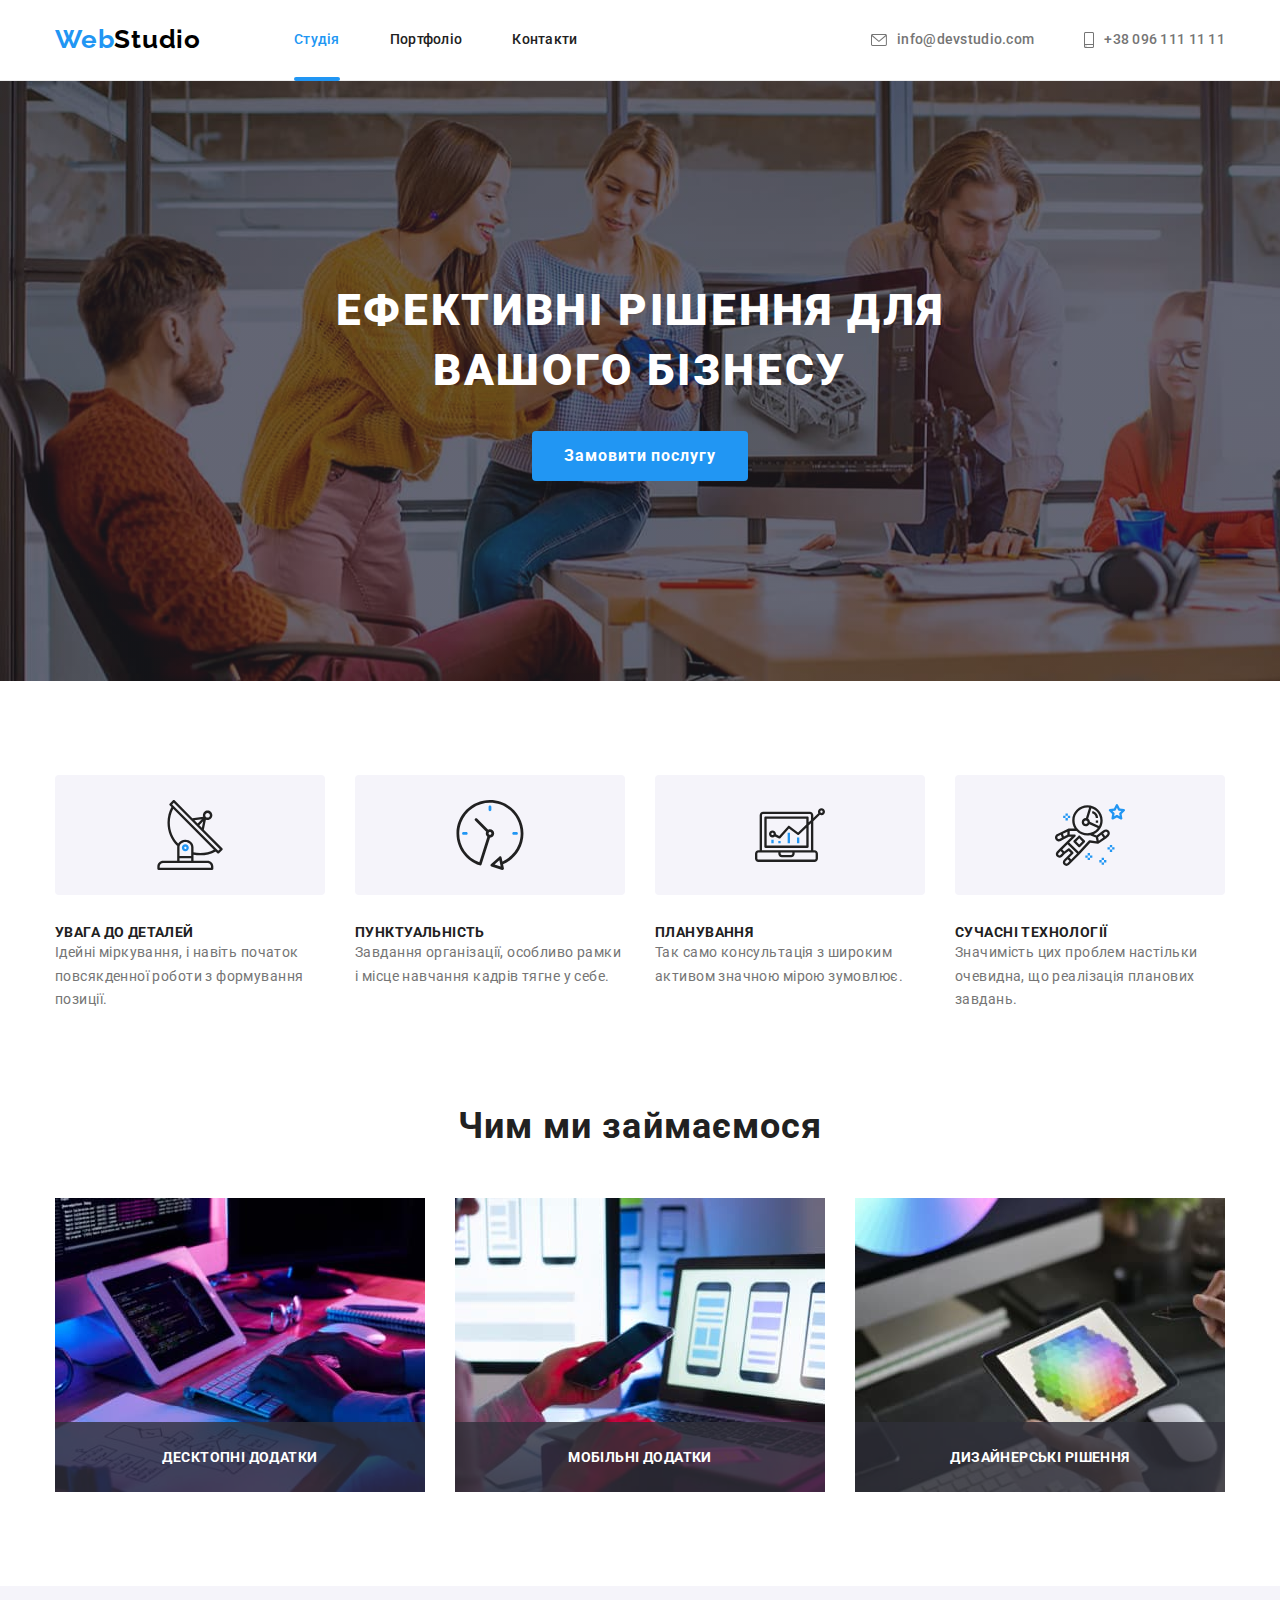
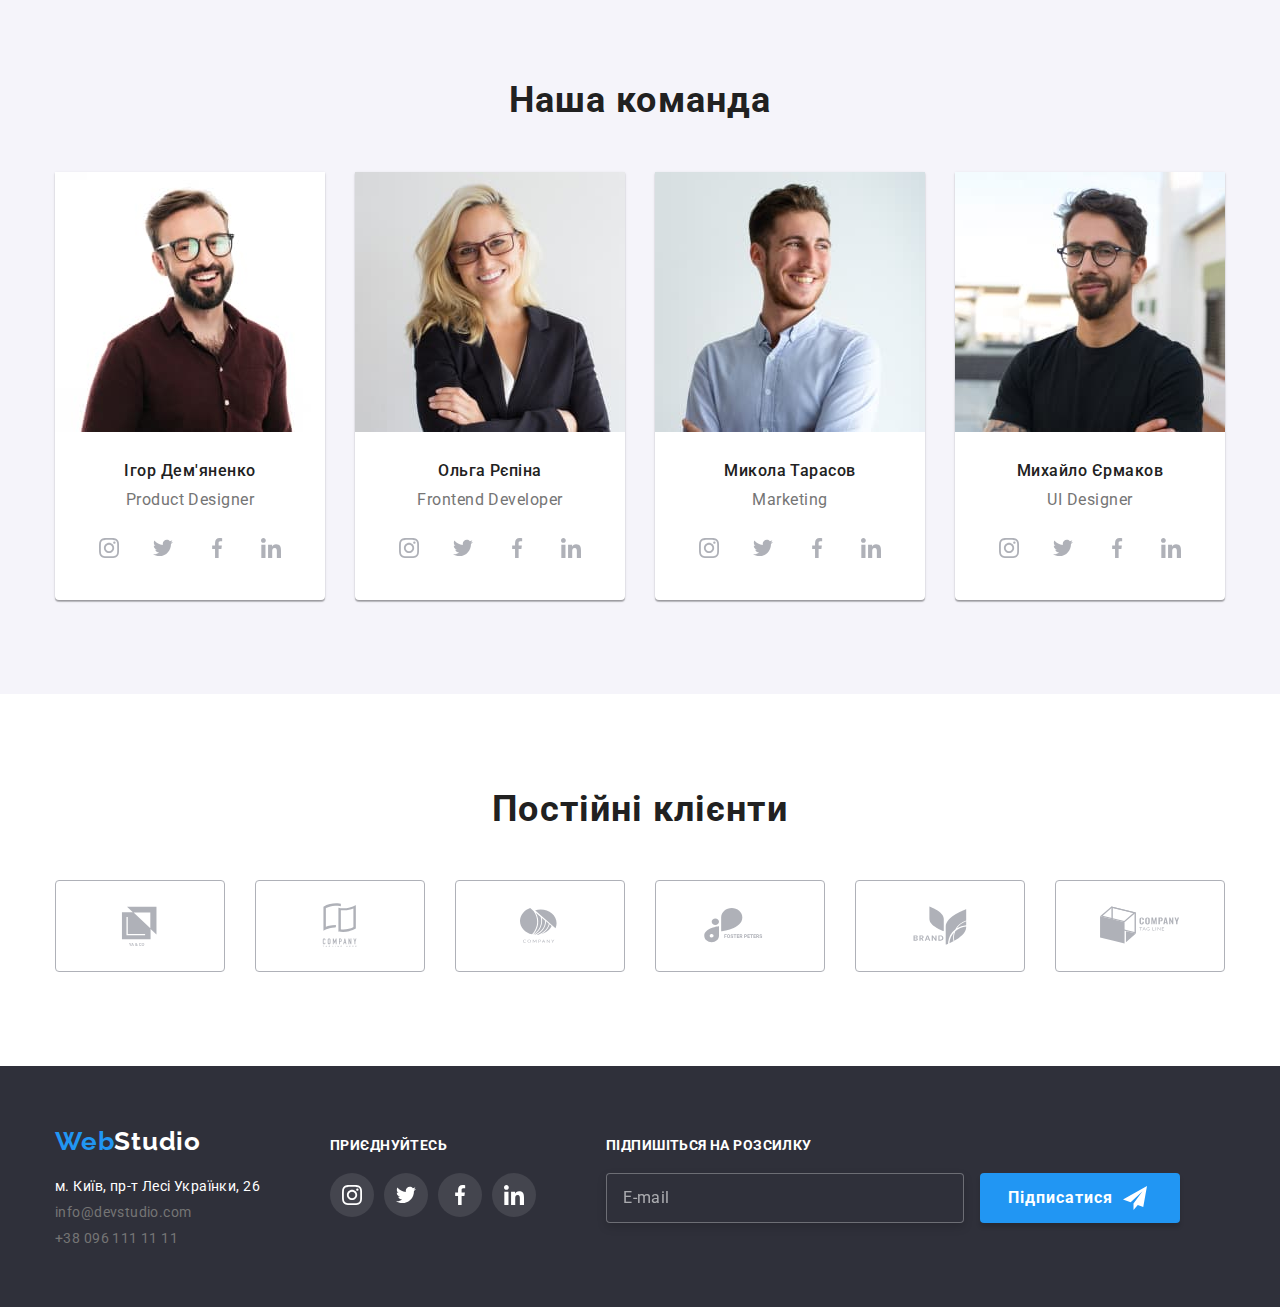
<file: index.html>
<!DOCTYPE html>
<html lang="uk">
    <head>
        <meta charset="UTF-8">
        <meta http-equiv="X-UA-Compatible" content="IE=edge">
        <meta name="viewport" content="width=device-width, initial-scale=1.0">
        <title>Document</title>
        <link rel="preconnect" href="https://fonts.googleapis.com">
        <link rel="preconnect" href="https://fonts.gstatic.com" crossorigin>
        <link href="https://fonts.googleapis.com/css2?family=Raleway:wght@700&family=Roboto:wght@400;500;700;900&display=swap"
            rel="stylesheet">
        <link rel="stylesheet" href="https://cdnjs.cloudflare.com/ajax/libs/modern-normalize/1.1.0/modern-normalize.min.css">
        <link rel="stylesheet" href="./css/styles.css">
    </head>
    
    <body body>
        <!--  ----------------HEADER-------------------- -->
        <header class="header">
            <div class="container">
                <nav class="header-nav">
                    <a href="./index.html" class="header-logo"><span class="logo-part">Web</span>Studio</a>
                    <ul class="header-list">
                        <li class="header-item"><a href="./index.html" class="link current">Студія</a></li>
                        <li class="header-item"><a href="./portfolio.html" class="link">Портфоліо</a></li>
                        <li class="header-item"><a href="" class="link">Контакти</a></li>
                    </ul>
                </nav>
                <ul class="header-contacts">
                    <li><a href="mailto:info@devstudio.com" class="link mail">
                           <svg class="contact-icon" width="16" height="12">
                                <use xlink:href="./image/icons.svg#i-envelope"></use>
                           </svg>info@devstudio.com</a></li>
                    <li><a href="tel:+380961111111" class="link tel-link">
                           <svg class="contact-icon" width="10" height="16">
                                <use xlink:href="./image/icons.svg#i-smartphone"></use>
                           </svg>+38 096 111 11 11</a></li>
                </ul>
            </div>
        </header>
        <main>
            <!-- ----------------ORDER SECTION-------------------- -->
            <section class="order">
                <h1 class="order-title">Ефективні рішення для вашого бізнесу</h1>
                <button type="button" class="btn" data-modal-open>Замовити послугу</button>
            </section>
            <!-- -----------------FEATURES SECTION--------------  -->
            <section class="features">
                <div class="container">
                    <h2 class="visually-hidden">наші особливості</h2>
                    <ul class="features-list">
                        <li class="features-item">
                           <div class="features-card">
                            <a href="" class="features-card-link">
                                <svg class="features-icon" viewBox="0 0 100 100" width="70">
                                    <use xlink:href="./image/icons.svg#i-antenna"></use>
                                </svg>
                            </a>
                           </div>
                            <h3 class="title">увага до деталей</h3>
                            <p class="text">Ідейні міркування, і навіть початок повсякденної роботи з формування позиції.</p>
                        </li>
                        <li class="features-item">
                            <div class="features-card">
                                <a href="" class="features-card-link">
                                    <svg class="features-icon" viewBox="0 0 100 100" width="70">
                                        <use xlink:href="./image/icons.svg#i-clock"></use>
                                    </svg>
                                </a>
                            </div>
                            <h3 class="title">пунктуальність</h3>
                            <p class="text">Завдання організації, особливо рамки і місце навчання кадрів тягне у себе.</p>
                        </li>
                        <li class="features-item">
                            <div class="features-card">
                                <a href="" class="features-card-link">
                                    <svg class="features-icon" viewBox="0 0 100 100" width="70">
                                        <use xlink:href="./image/icons.svg#i-diagram"></use>
                                    </svg>
                                </a>
                            </div>
                            <h3 class="title">планування</h3>
                            <p class="text">Так само консультація з широким активом значною мірою зумовлює.</p>
                        </li>
                        <li class="features-item">
                            <div class="features-card">
                                <a href="" class="features-card-link">
                                    <svg class="features-icon" viewBox="0 0 100 100" width="70">
                                        <use xlink:href="./image/icons.svg#i-astronaut"></use>
                                    </svg>
                                </a> 
                            </div>
                            <h3 class="title">сучасні технології</h3>
                            <p class="text">Значимість цих проблем настільки очевидна, що реалізація планових завдань.</p>
                        </li>
                    </ul>
                </div>
            </section>
            <!-- -----------------WORK SECTION---------------- -->
            <section class="works">
                <div  class="container">
                    <h2 class="works-title">Чим ми займаємося</h2>
                    <ul class="works-list">
                        <li class="works-img">
                            <div class="works-wrap-details">
                                <img src="./image/img-1.jpg" alt="програміст працює на робочому столі" width="370">
                                <p class="works-details">Десктопні додатки</p>
                            </div>
                        </li>
                        <li class="works-img">
                            <div class="works-wrap-details">
                                <img src="./image/img-2.jpg"
                                    alt="дизайнери веб-інтерфейсу розробляють програми для смартфонів та працюють над інтерфейсом смартфонів"
                                    width="370">
                                <p class="works-details">Мобільні додатки</p>
                            </div>
                        </li>
                        <li class="works-img">
                            <div class="works-wrap-details">
                                <img src="./image/img-3.jpg" alt="креативний художник веб-дизайнер із робочим графічним планшетом вибирає кольори"
                                    width="370">
                                <p class="works-details">Дизайнерські рішення</p>
                            </div>
                        </li>
                    </ul>
                </div>
            </section>
            <!-- -------------------TEAM SECTION-------------- -->
            <section class="team">
                <div class="container">
                    <h2 class="team-title">Наша команда</h2>
                    <ul class="team-title-list">
                        <li class="team-item">
                            <img src="./image/img-4.jpg" alt="Ігор Дем'яненко" class="team-img" width="270">
                            <h3 class="name">Ігор Дем'яненко</h3>
                            <p class="description">Product Designer</p>
                            <ul class="social-list">
                                <li class="social-item">
                                    <a href="" class="social-link">
                                        <svg class="social-icon" viewBox="0 0 100 100" width="20">
                                            <use xlink:href="./image/icons.svg#i-instagram"></use>
                                        </svg>
                                    </a>
                                </li>
                                <li class="social-item">
                                    <a href="" class="social-link">
                                        <svg class="social-icon" viewBox="0 0 100 100" width="20">
                                            <use xlink:href="./image/icons.svg#i-twitter"></use>
                                        </svg>
                                    </a>
                                </li>
                                <li class="social-item">
                                    <a href="" class="social-link">
                                        <svg class="social-icon" viewBox="0 0 100 100" width="20">
                                            <use xlink:href="./image/icons.svg#i-facebook"></use>
                                        </svg>
                                    </a>
                                </li>
                                <li class="social-item">
                                    <a href="" class="social-link">
                                        <svg class="social-icon" viewBox="0 0 100 100" width="20">
                                            <use xlink:href="./image/icons.svg#i-linkedin"></use>
                                        </svg>
                                    </a>
                                </li>
                            </ul>
                        </li>
                        <li class="team-item">
                            <img src="./image/img-5.jpg" alt="Ольга Рєпіна" class="team-img" width="270">
                            <h3 class="name">Ольга Рєпіна</h3>
                            <p class="description">Frontend Developer</p>
                            <ul class="social-list">
                                <li class="social-item">
                                    <a href="" class="social-link">
                                        <svg class="social-icon" viewBox="0 0 100 100" width="20">
                                            <use xlink:href="./image/icons.svg#i-instagram"></use>
                                        </svg>
                                    </a>
                                </li>
                                <li class="social-item">
                                    <a href="" class="social-link">
                                        <svg class="social-icon" viewBox="0 0 100 100" width="20">
                                            <use xlink:href="./image/icons.svg#i-twitter"></use>
                                        </svg>
                                    </a>
                                </li>
                                <li class="social-item">
                                    <a href="" class="social-link">
                                        <svg class="social-icon" viewBox="0 0 100 100" width="20">
                                            <use xlink:href="./image/icons.svg#i-facebook"></use>
                                        </svg>
                                    </a>
                                </li>
                                <li class="social-item">
                                    <a href="" class="social-link">
                                        <svg class="social-icon" viewBox="0 0 100 100" width="20">
                                            <use xlink:href="./image/icons.svg#i-linkedin"></use>
                                        </svg>
                                    </a>
                                </li>
                            </ul>
                        </li>
                        <li class="team-item">
                            <img src="./image/img-6.jpg" alt="Микола Тарасов" class="team-img" width="270">
                            <h3 class="name">Микола Тарасов</h3>
                            <p class="description">Marketing</p>
                            <ul class="social-list">
                                <li class="social-item">
                                    <a href="" class="social-link">
                                        <svg class="social-icon" viewBox="0 0 100 100" width="20">
                                            <use xlink:href="./image/icons.svg#i-instagram"></use>
                                        </svg>
                                    </a>
                                </li>
                                <li class="social-item">
                                    <a href="" class="social-link">
                                        <svg class="social-icon" viewBox="0 0 100 100" width="20">
                                            <use xlink:href="./image/icons.svg#i-twitter"></use>
                                        </svg>
                                    </a>
                                </li>
                                <li class="social-item">
                                    <a href="" class="social-link">
                                        <svg class="social-icon" viewBox="0 0 100 100" width="20">
                                            <use xlink:href="./image/icons.svg#i-facebook"></use>
                                        </svg>
                                    </a>
                                </li>
                                <li class="social-item">
                                    <a href="" class="social-link">
                                        <svg class="social-icon" viewBox="0 0 100 100" width="20">
                                            <use xlink:href="./image/icons.svg#i-linkedin"></use>
                                        </svg>
                                    </a>
                                </li>
                            </ul>
                        </li>
                        <li class="team-item">
                            <img src="./image/img-7.jpg" alt="Михайло Єрмаков" class="team-img" width="270">
                            <h3 class="name">Михайло Єрмаков</h3>
                            <p class="description">UI Designer</p>
                            <ul class="social-list">
                                <li class="social-item">
                                    <a href="" class="social-link">
                                        <svg class="social-icon" viewBox="0 0 100 100" width="20">
                                            <use xlink:href="./image/icons.svg#i-instagram"></use>
                                        </svg>
                                    </a>
                                </li>
                                <li class="social-item">
                                    <a href="" class="social-link">
                                        <svg class="social-icon" viewBox="0 0 100 100" width="20">
                                            <use xlink:href="./image/icons.svg#i-twitter"></use>
                                        </svg>
                                    </a>
                                </li>
                                <li class="social-item">
                                    <a href="" class="social-link">
                                        <svg class="social-icon" viewBox="0 0 100 100" width="20">
                                            <use xlink:href="./image/icons.svg#i-facebook"></use>
                                        </svg>
                                    </a>
                                </li>
                                <li class="social-item">
                                    <a href="" class="social-link">
                                        <svg class="social-icon" viewBox="0 0 100 100" width="20">
                                            <use xlink:href="./image/icons.svg#i-linkedin"></use>
                                        </svg>
                                    </a>
                                </li>
                            </ul>
                        </li>
                    </ul>
                </div>
            </section>
            <!-- -------------------CLIENTS SECTION-------------- -->
            <section class="clients">
                <div class="container">
                    <h2 class="clients-title">Постійні клієнти</h2>
                    <ul class="clients-list">
                        <li class="clients-item">
                            <a href="" class="clients-link">
                                <svg class="clients-logo" viewBox="0 0 100 100" width="106">
                                    <use xlink:href="./image/icons.svg#i-client-frst"></use>
                                </svg>
                            </a>
                        </li>
                        <li class="clients-item">
                            <a href="" class="clients-link">
                                <svg class="clients-logo" viewBox="0 0 100 100" width="106">
                                    <use xlink:href="./image/icons.svg#i-client-scnd"></use>
                                </svg>
                            </a>
                        </li>
                        <li class="clients-item">
                            <a href="" class="clients-link">
                                <svg class="clients-logo" viewBox="0 0 100 100" width="106">
                                    <use xlink:href="./image/icons.svg#i-client-thrd"></use>
                                </svg>
                            </a>
                        </li>
                        <li class="clients-item">
                            <a href="" class="clients-link">
                                <svg class="clients-logo" viewBox="0 0 100 100" width="106">
                                    <use xlink:href="./image/icons.svg#i-client-frth"></use>
                                </svg>
                            </a>
                        </li>
                        <li class="clients-item">
                            <a href="" class="clients-link">
                                <svg class="clients-logo" viewBox="0 0 100 100" width="106">
                                    <use xlink:href="./image/icons.svg#i-client-ffth"></use>
                                </svg>
                            </a>
                        </li>
                        <li class="clients-item">
                            <a href="" class="clients-link">
                                <svg class="clients-logo" viewBox="0 0 100 100" width="106">
                                    <use xlink:href="./image/icons.svg#i-client-sxth"></use>
                                </svg>
                            </a>
                        </li>
                    </ul>
                </div>
            </section>
        </main>
        <!-----------------FOOTER----------------------- -->
        <footer class="footer">
            <div class="container footer-wrap">
                <div class="footer-contacts">
                    <a href="./index.html" class="footer-logo"><span class="logo-part">Web</span>Studio</a>
                    <address class="footer-address">
                        <ul class="footer-list">
                            <li><a href="https://www.google.com/maps/place/бул.+Леси+Украинки,+26,+Киев,+02000/@50.4265807,30.5361971,17z/data=!3m1!4b1!4m5!3m4!1s0x40d4cf0e033ecbe9:0x57a4dffefec77da0!8m2!3d50.4265807!4d30.5383858"
                                    target="_blank" rel="noreferrer noopener nofollow" class="link">м. Київ, пр-т Лесі Українки, 26</a></li>
                            <li><a href="mailto:info@devstudio.com" class="footer-mail">info@devstudio.com</a></li>
                            <li><a href="tel:+380961111111" class="footer-tel">+38 096 111 11 11</a></li>
                        </ul>
                    </address>
                </div>
                <div class="footer-social">
                    <p class="join">приєднуйтесь</p>
                    <ul class="footer-social-list">
                        <li class="social-item">
                            <a href="" class="footer-social-link">
                                <svg class="social-icon" viewBox="0 0 100 100" width="20">
                                    <use xlink:href="./image/icons.svg#i-instagram"></use>
                                </svg>
                            </a>
                        </li>
                        <li class="social-item">
                            <a href="" class="footer-social-link">
                                <svg class="social-icon" viewBox="0 0 100 100" width="20">
                                    <use xlink:href="./image/icons.svg#i-twitter"></use>
                                </svg>
                            </a>
                        </li>
                        <li class="social-item">
                            <a href="" class="footer-social-link">
                                <svg class="social-icon" viewBox="0 0 100 100" width="20">
                                    <use xlink:href="./image/icons.svg#i-facebook"></use>
                                </svg>
                            </a>
                        </li>
                        <li class="social-item">
                            <a href="" class="footer-social-link">
                                <svg class="social-icon" viewBox="0 0 100 100" width="20">
                                    <use xlink:href="./image/icons.svg#i-linkedin"></use>
                                </svg>
                            </a>
                        </li>
                    </ul>
                </div>
                <div class="send">
                    <p class="send-title">Підпишіться на розсилку</p>
                    <input class="send-mail" type="email" name="email" id="email" placeholder="E-mail">
                    <label for="email"></label>
                    <button type="submit" class="send-btn">
                        Підписатися
                        <svg class="send-icon" viewBox="0 0 100 100" width="24">
                            <use xlink:href="./image/icons.svg#i-send"></use>
                        </svg>
                    </button>
                </div>
            </div>
        </footer>
        <div class="backdrop is-hidden" data-modal>
            <div class="modal">
                <button type="button" class="close-btn" data-modal-close>
                    <svg class="close" viewBox="0 0 100 100" width="11">
                        <use xlink:href="./image/icons.svg#i-close"></use>
                    </svg>
                </button>
                <p class="modal-title">Залиште свої дані, ми вам передзвонимо</p>
                <form action="" class="modal-form">
                    <div class="form-element">
                        <label for="name">Ім'я</label>
                        <div class="form-element-icon">
                            <input type="text" name="name" id="name" autofocus>
                            <svg class="form-icon" viewBox="0 0 100 100" width="18">
                                <use xlink:href="./image/icons.svg#i-person"></use>
                            </svg>
                        </div>
                    </div>
                    <div class="form-element">
                        <label for="tel">Телефон</label>
                        <div class="form-element-icon">
                            <input type="tel" name="tel" id="tel">
                            <svg class="form-icon" viewBox="0 0 100 100" width="18">
                                <use xlink:href="./image/icons.svg#i-phone"></use>
                            </svg>
                        </div>
                    </div>
                    <div class="form-element">
                        <label for="email">Пошта</label>
                        <div class="form-element-icon">
                            <input type="email" name="email" id="email">
                            <svg class="form-icon" viewBox="0 0 100 100" width="18">
                                <use xlink:href="./image/icons.svg#i-email-form"></use>
                            </svg>
                        </div>
                    </div>
                    <div class="form-element">
                        <label for="comment">Коментар</label>
                        <textarea name="comment" id="comment" cols="30" rows="10" placeholder="Введіть коментар"></textarea>
                    </div>
                    <label for="accept">
                        <input class="visually-hidden input-icon" type="checkbox" name="accept" id="accept" required>
                        <span class="checkbox-icon">
                             <svg class="check-icon" viewBox="0 0 100 100" width="16">
                                 <use xlink:href="./image/icons.svg#i-check"></use>
                             </svg>
                        </span>
                        Погоджуюся з розсилкою та приймаю <a class="form-link" href="">Умови договору</a>
                    </label>
                    <button type="submit" class="form-btn">Відправити</button>
                </form>
            </div>
        </div>
        <script src="./js/modal.js"></script>
    </body>
    </body>
</html>
</file>
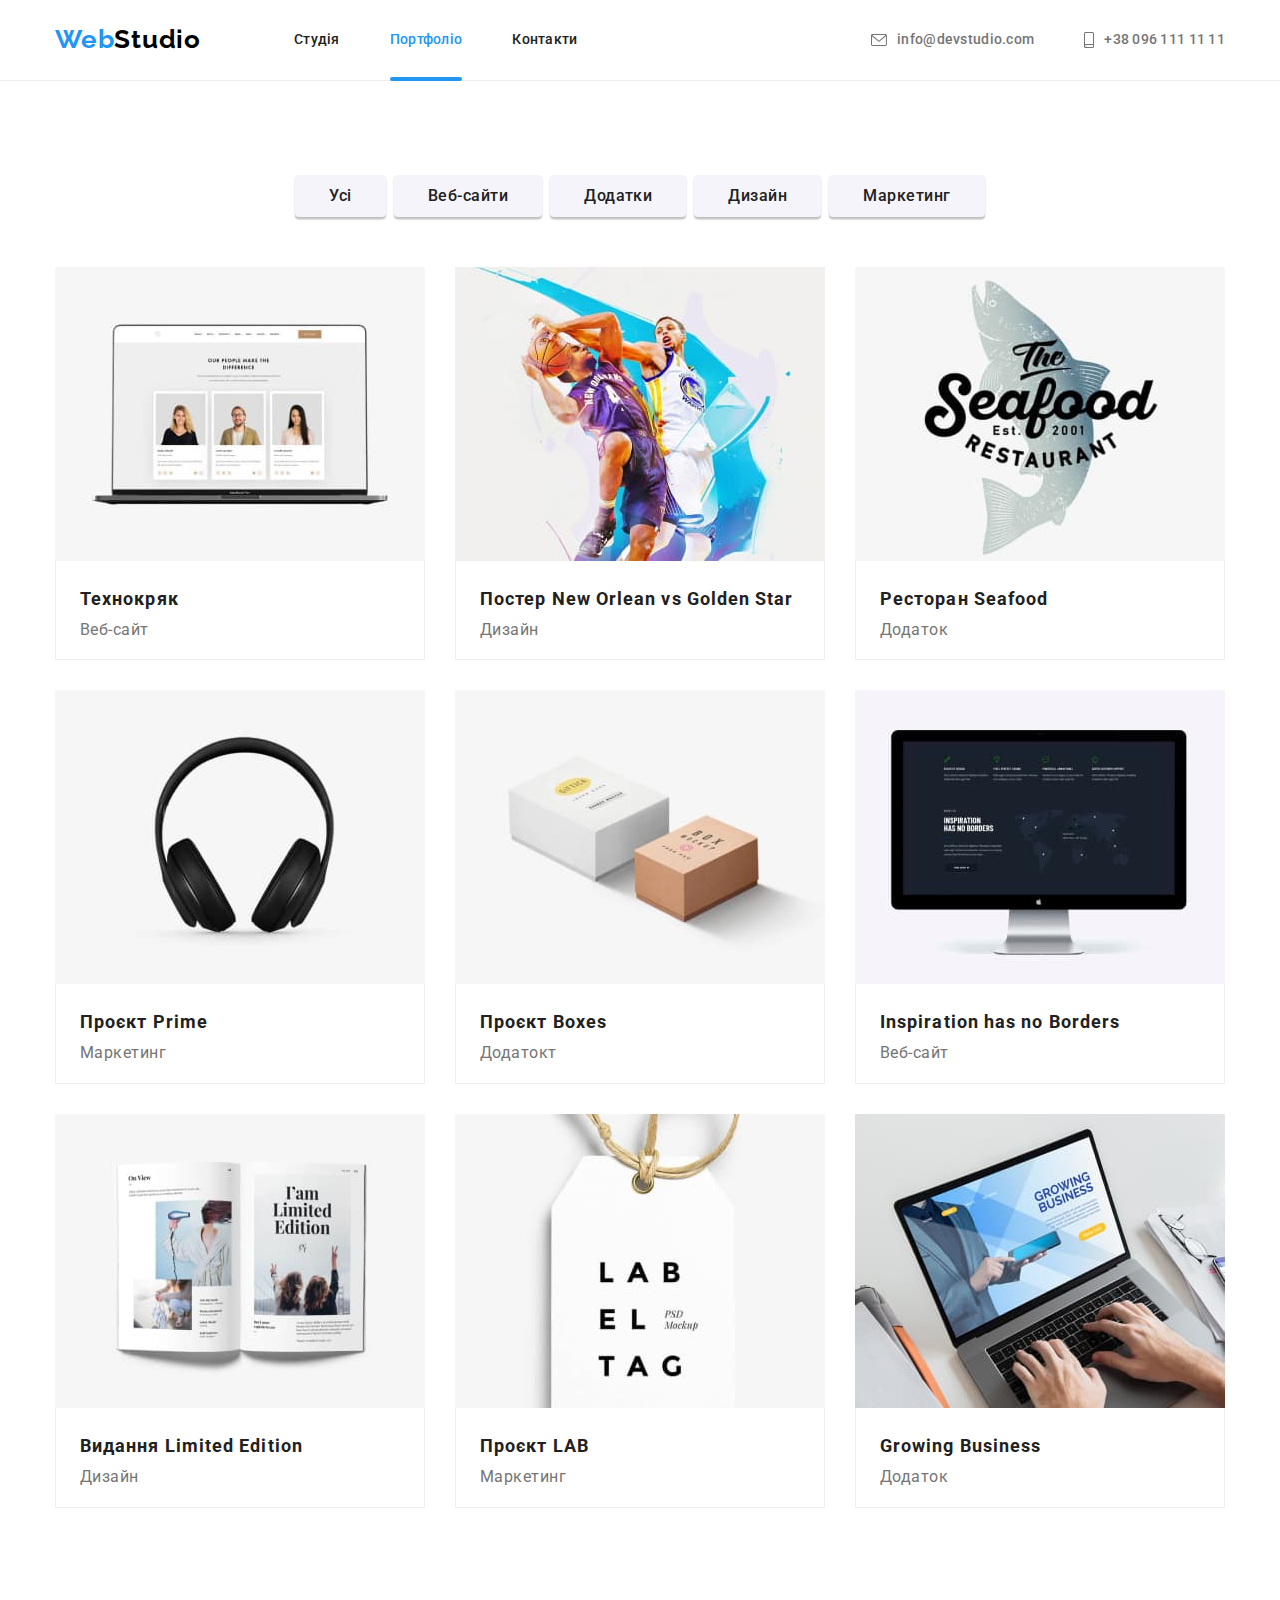
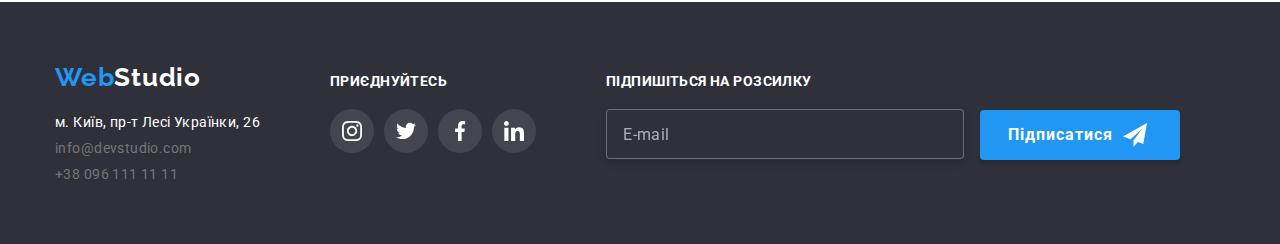
<file: portfolio.html>
<!DOCTYPE html>
<html lang="uk">
<head>
    <meta charset="UTF-8">
    <meta http-equiv="X-UA-Compatible" content="IE=edge">
    <meta name="viewport" content="width=device-width, initial-scale=1.0">
    <title>Document</title>
    <link rel="preconnect" href="https://fonts.googleapis.com">
    <link rel="preconnect" href="https://fonts.gstatic.com" crossorigin>
    <link href="https://fonts.googleapis.com/css2?family=Raleway:wght@700&family=Roboto:wght@400;500;700;900&display=swap"
        rel="stylesheet">
    <link rel="stylesheet" href="https://cdnjs.cloudflare.com/ajax/libs/modern-normalize/1.1.0/modern-normalize.min.css">
    <link rel="stylesheet" href="./css/styles.css">
</head>
<body>
    <!--  ----------------HEADER-------------------- -->
    <header class="header">
        <div class="container">
            <nav class="header-nav">
                <a href="./index.html" class="header-logo"><span class="logo-part">Web</span>Studio</a>
                <ul class="header-list">
                    <li class="header-item"><a href="./index.html" class="link">Студія</a></li>
                    <li class="header-item"><a href="./portfolio.html" class="link current">Портфоліо</a></li>
                    <li class="header-item"><a href="" class="link">Контакти</a></li>
                </ul>
            </nav>
            <ul class="header-contacts">
                <li><a href="mailto:info@devstudio.com" class="link mail">
                        <svg class="contact-icon" width="16" height="12">
                            <use xlink:href="./image/icons.svg#i-envelope"></use>
                        </svg>info@devstudio.com</a></li>
                <li><a href="tel:+380961111111" class="link tel-link">
                        <svg class="contact-icon" width="10" height="16">
                            <use xlink:href="./image/icons.svg#i-smartphone"></use>
                        </svg>+38 096 111 11 11</a></li>
            </ul>
        </div>
    </header>
    <main>
    <!-- ------------------------PORTFOLIO------------- -->
       <section class="portfolio">
        <div class="container">
            <h1 class="visually-hidden">Портфоліо</h1>
            <ul class="portfolio-filter">
                <li><button type="button" class="btn all">Усі</button></li>
                <li><button type="button" class="btn web">Веб-сайти</button></li>
                <li><button type="button" class="btn app">Додатки</button></li>
                <li><button type="button" class="btn dis">Дизайн</button></li>
                <li><button type="button" class="btn mark">Маркетинг</button></li>
            </ul>
            <ul class="portfolio-list">
                <li class="portfolio-item">
                    <a href="#" class="portfolio-link">
                        <div class="portfolio-wrap">
                            <img src="./image/portf-1.jpg" alt="зображення веб-сайту" width="370" class="portfolio-image">
                            <p class="portfolio-details">Ресурс пропонує комплексні пропозиції з різним рівнем функціоналу та сервісів. Все це дозволить відвідувачу отримати
                            вичерпні відомості про компанію чи приватну особу.</p>
                        </div>
                        <div class="portf-card">
                            <h2 class="image-title">Технокряк</h2>
                            <p class="text">Веб-сайт</p>
                        </div>
                    </a>
                </li>
                <li class="portfolio-item">
                    <a href="#" class="portfolio-link">
                        <div class="portfolio-wrap">
                            <img src="./image/portf-2.jpg" alt="два гравця грають у баскетбол" width="370" class="portfolio-image">
                            <p class="portfolio-details">Ресурс пропонує комплексні пропозиції з різним рівнем функціоналу та сервісів. Все це дозволить відвідувачу отримати
                            вичерпні відомості про компанію чи приватну особу.</p>
                        </div>
                        <div class="portf-card">
                        <h2 class="image-title">Постер New Orlean vs Golden Star</h2>
                        <p class="text">Дизайн</p>
                       </div>
                    </a>
                </li>
                <li class="portfolio-item">
                    <a href="#" class="portfolio-link">
                        <div class="portfolio-wrap">
                            <img src="./image/portf-3.jpg" alt="лого ресторану з зображенням риби і тексту" width="370" class="portfolio-image">
                            <p class="portfolio-details">Ресурс пропонує комплексні пропозиції з різним рівнем функціоналу та сервісів. Все це дозволить відвідувачу отримати вичерпні відомості про компанію чи приватну особу.</p>
                        </div>
                        <div class="portf-card">
                            <h2 class="image-title">Ресторан Seafood</h2>
                            <p class="text">Додаток</p>
                        </div>
                    </a>
                </li>
                <li class="portfolio-item">
                    <a href="#" class="portfolio-link">
                        <div class="portfolio-wrap">
                            <img src="./image/portf-4.jpg" alt="навушники" width="370" class="portfolio-image">
                            <p class="portfolio-details">Ресурс пропонує комплексні пропозиції з різним рівнем функціоналу та сервісів. Все це дозволить відвідувачу отримати вичерпні відомості про компанію чи приватну особу.</p>
                        </div>
                    <div class="portf-card">
                        <h2 class="image-title">Проєкт Prime</h2>
                        <p class="text">Маркетинг</p>
                    </div>
                    </a>
                </li>
                <li class="portfolio-item">
                    <a href="#" class="portfolio-link">
                        <div class="portfolio-wrap">
                            <img src="./image/portf-5.jpg" alt="коробки" width="370" class="portfolio-image">
                            <p class="portfolio-details">Ресурс пропонує комплексні пропозиції з різним рівнем функціоналу та сервісів. Все це дозволить відвідувачу отримати вичерпні відомості про компанію чи приватну особу.</p>
                        </div>
                        <div class="portf-card">
                            <h2 class="image-title">Проєкт Boxes</h2>
                            <p class="text">Додатокт</p>
                       </div>
                    </a>
                </li>
                <li class="portfolio-item">
                    <a href="#" class="portfolio-link">
                        <div class="portfolio-wrap">
                            <img src="./image/portf-6.jpg" alt="монітор" width="370" class="portfolio-image">
                            <p class="portfolio-details">Ресурс пропонує комплексні пропозиції з різним рівнем функціоналу та сервісів. Все це дозволить відвідувачу отримати вичерпні відомості про компанію чи приватну особу.</p>
                        </div> 
                        <div class="portf-card">
                            <h2 class="image-title">Inspiration has no Borders</h2>
                            <p class="text">Веб-сайт</p>
                       </div>
                    </a>
                </li>
                <li class="portfolio-item">
                    <a href="#" class="portfolio-link">
                        <div class="portfolio-wrap">
                            <img src="./image/portf-7.jpg" alt="розкриті сторінки журналу" width="370" class="portfolio-image">
                            <p class="portfolio-details">Ресурс пропонує комплексні пропозиції з різним рівнем функціоналу та сервісів. Все це дозволить відвідувачу отримати вичерпні відомості про компанію чи приватну особу.</p>
                        </div>
                        <div class="portf-card">
                            <h2 class="image-title">Видання Limited Edition</h2>
                            <p class="text">Дизайн</p>
                        </div>
                    </a>
                </li>
                <li class="portfolio-item">
                    <a href="#" class="portfolio-link">
                        <div class="portfolio-wrap">
                            <img src="./image/portf-8.jpg" alt="бірка" width="370" class="portfolio-image">
                            <p class="portfolio-details">Ресурс пропонує комплексні пропозиції з різним рівнем функціоналу та сервісів. Все це дозволить відвідувачу отримати вичерпні відомості про компанію чи приватну особу.</p>
                        </div>
                        <div class="portf-card">
                            <h2 class="image-title">Проєкт LAB</h2>
                            <p class="text">Маркетинг</p>
                       </div>
                    </a>
                </li>
                <li class="portfolio-item">
                    <a href="#" class="portfolio-link">
                        <div class="portfolio-wrap">
                            <img src="./image/portf-9.jpg" alt="робочий стіл з ноутбуком, документами, окулярами" width="370"
                                class="portfolio-image">
                            <p class="portfolio-details">Ресурс пропонує комплексні пропозиції з різним рівнем функціоналу та сервісів. Все це дозволить відвідувачу отримати
                                вичерпні відомості про компанію чи приватну особу.</p>
                        </div>
                        <div class="portf-card">
                            <h2 class="image-title">Growing Business</h2>
                            <p class="text">Додаток</p>
                       </div>
                    </a>
                </li>
            </ul>
        </div>
       </section>
    </main>
    <!-- ---------------FOOTER----------------------- -->
    <footer class="footer">
        <div class="container footer-wrap">
            <div class="footer-contacts">
                <a href="./index.html" class="footer-logo"><span class="logo-part">Web</span>Studio</a>
                <address class="footer-address">
                    <ul class="footer-list">
                        <li><a href="https://www.google.com/maps/place/бул.+Леси+Украинки,+26,+Киев,+02000/@50.4265807,30.5361971,17z/data=!3m1!4b1!4m5!3m4!1s0x40d4cf0e033ecbe9:0x57a4dffefec77da0!8m2!3d50.4265807!4d30.5383858"
                                target="_blank" rel="noreferrer noopener nofollow" class="link">м. Київ, пр-т Лесі Українки,
                                26</a></li>
                        <li><a href="mailto:info@devstudio.com" class="footer-mail">info@devstudio.com</a></li>
                        <li><a href="tel:+380961111111" class="footer-tel">+38 096 111 11 11</a></li>
                    </ul>
                </address>
            </div>
            <div class="footer-social">
                <p class="join">приєднуйтесь</p>
                <ul class="footer-social-list">
                    <li class="social-item">
                        <a href="" class="footer-social-link">
                            <svg class="social-icon" viewBox="0 0 100 100" width="20">
                                <use xlink:href="./image/icons.svg#i-instagram"></use>
                            </svg>
                        </a>
                    </li>
                    <li class="social-item">
                        <a href="" class="footer-social-link">
                            <svg class="social-icon" viewBox="0 0 100 100" width="20">
                                <use xlink:href="./image/icons.svg#i-twitter"></use>
                            </svg>
                        </a>
                    </li>
                    <li class="social-item">
                        <a href="" class="footer-social-link">
                            <svg class="social-icon" viewBox="0 0 100 100" width="20">
                                <use xlink:href="./image/icons.svg#i-facebook"></use>
                            </svg>
                        </a>
                    </li>
                    <li class="social-item">
                        <a href="" class="footer-social-link">
                            <svg class="social-icon" viewBox="0 0 100 100" width="20">
                                <use xlink:href="./image/icons.svg#i-linkedin"></use>
                            </svg>
                        </a>
                    </li>
                </ul>
            </div>
            <div class="send">
                <p class="send-title">Підпишіться на розсилку</p>
                <input class="send-mail" type="email" name="email" id="email" placeholder="E-mail">
                <label for="email"></label>
                <button type="submit" class="send-btn">
                    Підписатися
                    <svg class="send-icon" viewBox="0 0 100 100" width="24">
                        <use xlink:href="./image/icons.svg#i-send"></use>
                    </svg>
                </button>
            </div>
        </div>
    </footer>
</body>
</html>
</file>
<file: css/styles.css>
:root {
    --primary-text-color: #757575;
    --title-text-color: #212121;
    --accent-color: #2196F3;
    --primary-white-color: #F5F5F5;
    --logo-color: #000000;
    --primary-white-title-color: #FFFFFF;
    --primary-dark-color: #2F303A;
    --background-color: #F5F4FA;
    --background-btn: #188CE8;
    --border-color: #EEEEEE;
    --header-border-color: #ECECEC;
    --icon-color: #AFB1B8;
}





h1, h2, h3, h4, h5, h6, ul, p {
    margin: 0;
}

ul {
padding-left: 0;
}




body {
    font-family: Roboto, sans-serif;
    color: var(--title-text-color);
    background-color: var(--primary-white-title-color);
}

.container {
    width: 1200px;
    margin: 0 auto;
    padding-left: 15px;
    padding-right: 15px;
}
 
/*   ----------------HEADER--------------------   */


.header-logo .logo-part {
    color: var(--accent-color);
    font-family: Raleway;
    font-weight: 700;
    font-size: 26px;
    line-height: 1.19;
    letter-spacing: 0.03em;
}
.header-logo {
    color: var(--logo-color);
    font-family: Raleway;
    font-weight: 700;
    font-size: 26px;
    line-height: 1.19;
    letter-spacing: 0.03em;


    margin-right: 93px;
    display: block;
    padding-top: 24px;
    padding-bottom: 25px;
}


.header {
    background-color: var(--primary-white-title-color);
    border-bottom: 1px solid var(--header-border-color);
    
}

.header .container, .header-nav, .header-list, .header-contacts {
    display: flex;
    align-items: center;
}


.contact-icon {
    margin-right: 10px;;
}

.header .link {
    padding-top: 32px;
    padding-bottom: 32px;
    
    
    display: flex;
    align-items: center;
}

li {
    list-style-type: none;
}

a {
    text-decoration: none;
}

.header-item:not(:first-child) {
    margin-left: 50px;
}

.header-contacts {
    margin-left: auto;
}

.tel-link {
    margin-left: 50px;
}

.header-list .link {
    display: block;
    
    color: var(--title-text-color);
    font-weight: 500;
    font-size: 14px;
    line-height: 1.14;
    letter-spacing: 0.02em;
    text-decoration: none;
    
    transition: color 250ms cubic-bezier(0.4, 0, 0.2, 1);
    position: relative;
    
}
.header-list .link:hover,
.header-list .link:focus,
.header-list .link.current {
    color: var(--accent-color);
}


.header-list .link::after {
    content: "";
    
    display: block;
    width: 100%;
    height: 4px;
    background-color: var(--accent-color);
    border-radius: 4px;
    
    position: absolute;
    left: 0;
    bottom: -1px;
    opacity: 0;
    transition: opacity 250ms cubic-bezier(0.4, 0, 0.2, 1);
}

.header-list .link:hover::after, .header-list .link.current::after {
    opacity: 1;
}



.contact-icon {
    fill: var(--primary-text-color);
    transition: fill 250ms cubic-bezier(0.4, 0, 0.2, 1);
}

.header-contacts .link:hover .contact-icon,
.header-contacts .link:focus .contact-icon {
    fill: var(--accent-color);
}



.header-contacts .link {
    color: var(--primary-text-color);
    font-weight: 500;
    font-size: 14px;
    line-height: 1.14;
    letter-spacing: 0.02em;
    text-decoration: none;
    transition: color 250ms cubic-bezier(0.4, 0, 0.2, 1);
}


.header-contacts .link:hover,
.header-contacts .link:focus {
    color: var(--accent-color);
}




/* ----------------ORDER SECTION--------------------   */


.order {
    background-image: linear-gradient(rgba(47, 48, 58, 0.4), rgba(47, 48, 58, 0.4)), url(../image/img-bckgrd.jpg);
    max-width: 1600px;
    margin: 0 auto;
    padding-top: 200px;
    padding-bottom: 200px;
    text-align: center;
}

.btn {
    cursor: pointer;
    font-family: inherit;
    border-radius: 4px;
    border-color: transparent;
}

.order-title {
    color: var(--primary-white-title-color);
    font-weight: 900;
    font-size: 44px;
    line-height: 1.36;
    text-align: center;
    letter-spacing: 0.06em;
    text-transform: uppercase;
    margin-bottom: 30px;
    max-width: 696px;
    margin-left: auto;
    margin-right: auto;
}


.order .btn {
    color: var(--primary-white-title-color);
    background-color: var(--accent-color);
    font-weight: 700;
    font-size: 16px;
    line-height: 1.88;
    text-align: center;
    letter-spacing: 0.06em;
    width: 216px;
    height: 50px;
    transition: background-color 250ms cubic-bezier(0.4, 0, 0.2, 1);
}


.order .btn:hover, .order .btn:focus {
    background-color: var(--background-btn);
}



/*   -----------------FEATURES SECTION--------------   */

.features {
    padding-top: 94px;
    padding-bottom: 47px;
}


.features-card-link {
    width: 270px;
    height: 120px;
    background-color: var(--background-color);
    border-radius: 4px;
    display: flex;
    justify-content: center;
    margin-bottom: 30px;
}

.features-list, .works-list, .team-title-list {
    display: flex;
    flex-wrap: wrap;
    gap: 30px;
}

.features-item {
    flex-basis: calc((100% - 3 * 30px) / 4);
}

.visually-hidden {
    position: absolute;
    white-space: nowrap;
    width: 1px;
    height: 1px;
    overflow: hidden;
    border: 0;
    padding: 0;
    clip: rect(0 0 0 0);
    clip-path: inset(50%);
    margin: -1px;
}

.features-item > .title {
    color: var(--title-text-color);
    font-weight: 700;
    font-size: 14px;
    line-height: 1.14;
    letter-spacing: 0.03em;
    text-transform: uppercase;
    justify-content: center;
}


.features-item > .text {
    color: var(--primary-text-color);
    font-weight: 400;
    font-size: 14px;
    line-height: 1.71;
    letter-spacing: 0.03em;
}

/*   -----------------WORK SECTION----------------   */

.works {
    padding-top: 47px;
    padding-bottom: 94px;
}

.works-title, .team-title {
    color: var(--title-text-color);
    font-weight: 700;
    font-size: 36px;
    line-height: 1.16;
    text-align: center;
    letter-spacing: 0.03em;
    margin-bottom: 50px;
   
}

.works-img {
    flex-basis: calc((100% - 3 * 20px) / 3);
    display: block;
    width: 100%;
}

.works-wrap-details {
    position: relative;
}


.works-wrap-details img {
    display: block;
}

.works-details {
    font-weight: 700;
    font-size: 14px;
    line-height: 16px;
    text-align: center;
    letter-spacing: 0.03em;
    text-transform: uppercase;
    color: var(--primary-white-title-color);
    background: rgba(47, 48, 58, 0.8);
    position: absolute;
    bottom: 0;
    left: 0;
    width: 100%;
    height: 70px;
    padding-top: 27px;
}





/*   -------------------TEAM SECTION--------------  */

.social-list {
    display: flex;
    justify-content: center;
    gap: 10px;
}

.social-link {
    width: 44px;
    height: 44px;
    border-radius: 50%;
    display: flex;
    justify-content: center;
    color: var(--icon-color);
    background-color: var(--primary-white-title-color);
    transition: color 250ms cubic-bezier(0.4, 0, 0.2, 1), background-color 250ms cubic-bezier(0.4, 0, 0.2, 1);
}


.social-link:hover, .social-link:focus {
    color: var(--primary-white-title-color);
    background-color: var(--accent-color);
}


.social-icon {
    fill: currentColor;
}

.team {
    background-color: var(--background-color);
    padding-top: 94px;
    padding-bottom: 94px;
}


.team-item {
    background-color: var(--primary-white-title-color);
    box-shadow: 0px 1px 3px rgba(0, 0, 0, 0.12), 0px 1px 1px rgba(0, 0, 0, 0.14), 0px 2px 1px rgba(0, 0, 0, 0.2);
    border-radius: 0px 0px 4px 4px;
    flex-basis: calc((100% - 90px) / 4);
    padding-bottom: 30px;
}

 .team-img {
    margin-bottom: 30px;
    display: block;
    width: 100%;
 }

.team-title {
    margin-bottom: 50px;
}

.team-title-list .name {
    color: var(--title-text-color);
    font-weight: 500;
    font-size: 16px;
    line-height: 1.18;
    text-align: center;
    letter-spacing: 0.03em;
    margin-bottom: 10px;
}
.team-title-list .description {
    color: var(--primary-text-color);
    font-weight: 400;
    font-size: 16px;
    line-height: 1.18;
    text-align: center;
    letter-spacing: 0.03em;
    margin-bottom: 16px;
}



/* -------------------------CLIENTS------------------------ */

.clients {
    padding-top: 94px;
    padding-bottom: 94px;
}

.clients-title {
    font-weight: 700;
    font-size: 36px;
    line-height: 42px;
    text-align: center;
    letter-spacing: 0.03em;
    margin-bottom: 50px;
}

.clients-list {
    display: flex;
    justify-content: center;
    gap: 30px;
}

.clients-link {
    width: 170px;
    height: 92px;
    border: 1px solid var(--icon-color);
    border-radius: 4px;
    display: flex;
    justify-content: center;
    transition: border-color 250ms cubic-bezier(0.4, 0, 0.2, 1);
}

.clients-link:hover, .clients-link:focus {
    border-color: var(--accent-color);
}

.clients-link:hover .clients-logo,
.clients-link:focus .clients-logo {
    fill: var(--accent-color);
}

.clients-logo {
    fill: var(--icon-color);
    transition: fill 250ms cubic-bezier(0.4, 0, 0.2, 1);
}







/*-----------------------PORTFOLIO-------------*/



.portfolio {
    padding-bottom: 94px;
    padding-top: 94px;
}

.portfolio-filter {
    display: flex;
    justify-content: center;
    gap: 8px;
    margin-bottom: 50px;
}


.portfolio-filter .btn {
    color: var(--title-text-color);
    background-color: var(--background-color);
    font-weight: 500;
    font-size: 16px;
    line-height: 1.6;
    text-align: center;
    letter-spacing: 0.03em;
    padding: 6px 32px;
    border-color: transparent;
    border-radius: 4px;
    box-shadow: 0px 3px 1px rgba(0, 0, 0, 0.1), 0px 1px 2px rgba(0, 0, 0, 0.08), 0px 2px 2px rgba(0, 0, 0, 0.12);
    border-radius: 4px;
    transition: color 250ms cubic-bezier(0.4, 0, 0.2, 1), background-color 250ms cubic-bezier(0.4, 0, 0.2, 1);
}

.all {
    padding: 6px 25px;
    min-width: 73px;
}

.web {
    min-width: 125px;
}

.app {
    min-width: 112px;
}

.dis {
    min-width: 103px;
}

.mark {
    min-width: 130px;
}


.portfolio-list {
    display: flex;  
    flex-wrap: wrap;
    gap: 30px;
}

.portfolio-image {
    display: block;
}

.portf-card {
    padding: 20px 24px 20px 24px;
    border: 1px solid var(--border-color);
    border-top: none;
}

.portfolio-filter .btn:hover,
.portfolio-filter .btn:focus {
    color:var(--primary-white-title-color);
    background-color: var(--accent-color);
}


.portfolio-link {
    display: block;
    transition: box-shadow 250ms cubic-bezier(0.4, 0, 0.2, 1);
}


.portfolio-item .portfolio-link:hover,
.portfolio-item .portfolio-link:focus {
    box-shadow: 0px 1px 1px rgba(0, 0, 0, 0.12), 0px 4px 4px rgba(0, 0, 0, 0.06), 1px 4px 6px rgba(0, 0, 0, 0.16);
}



.portfolio .image-title {
    color: var(--title-text-color);
    font-weight: 700;
    font-size: 18px;
    line-height: 2;
    letter-spacing: 0.06em;
    margin-bottom: 4px;
}
.portfolio .text {
    color: var(--primary-text-color);
    font-weight: 400;
    font-size: 16px;
    line-height: 1.18;
    letter-spacing: 0.03em;
}



.portfolio-wrap{
    position: relative;
    overflow: hidden;
}

.portfolio-details {
    position: absolute;
    top: 0;
    left: 0;
    width: 100%;
    height: 100%;
    font-weight: 400;
    font-size: 18px;
    line-height: 28px;
    letter-spacing: 0.03em;
    color: var(--primary-white-title-color);
    background: rgba(33, 150, 243, 0.9);
    padding: 63px 24px 63px 24px;
    transform: translateY(100%);
    transition: transform 250ms cubic-bezier(0.4, 0, 0.2, 1);
}

.portfolio-link:hover .portfolio-details {
    transform: translateY(0);
}




/* ---------------FOOTER-----------------------   */


.footer .container {
    display: flex;
    gap: 70px;
}

.footer {
    padding-top: 60px;
    padding-bottom: 60px;
    background-color: var(--primary-dark-color);
    display: flex;
}


.footer-wrap {
    align-items: baseline;
}

.footer-logo .logo-part {
    color: var(--accent-color);
    font-family: Raleway;
    font-weight: 700;
    font-size: 26px;
    line-height: 1.19;
    letter-spacing: 0.03em;
}

.footer-logo {
    display: inline-block;
    color: var(--primary-white-title-color);
    font-family: Raleway;
    font-weight: 700;
    font-size: 26px;
    line-height: 1.19;
    letter-spacing: 0.03em;
    margin-bottom: 20px;
}

.footer-address {
    font-style: normal;
}

.footer .link {
    color: var(--primary-white-title-color);
    font-size: 14px;
    line-height: 1,71;
    letter-spacing: 0.03em;
    text-decoration: none;
    margin-bottom: 9px;
    display: inline-block;
    transition: color 250ms cubic-bezier(0.4, 0, 0.2, 1);
}
.footer .link:hover, .footer .link:focus, 
.footer .footer-mail:hover, .footer .footer-mail:focus,
.footer .footer-tel:hover, .footer .footer-tel:focus {
    color: var(--accent-color);
}

.footer-mail {
    margin-bottom: 9px;
    display: inline-block;
}

.footer-mail, .footer-tel {
    color: var(--primary-text-color);
    font-weight: 400;
    font-size: 14px;
    line-height: 1, 71;
    letter-spacing: 0.03em;
    text-decoration: none;
}


.join {
    font-weight: 700;
    font-size: 14px;
    line-height: 16px;
    letter-spacing: 0.03em;
    text-transform: uppercase;
    color: var(--primary-white-title-color);
    margin-bottom: 20px;
}

.footer-social-list {
    display: flex;
    justify-content: center;
    gap: 10px;
}

.footer-social-link {
    display: flex;
    justify-content: center;
    width: 44px;
    height: 44px;
    border-radius: 50%;
    color: var(--primary-white-title-color);
    background: rgba(255, 255, 255, 0.1);
    transition: background-color 250ms cubic-bezier(0.4, 0, 0.2, 1);
}

.footer-social-link:hover, .footer-social-link:focus {
    background-color: var(--accent-color);
}


.send-title {
    font-weight: 700;
    font-size: 14px;
    line-height: 16px;
    letter-spacing: 0.03em;
    text-transform: uppercase;
    color: var(--primary-white-title-color);

    margin-bottom: 20px;
}

.send-mail {
    width: 358px;
    height: 50px;
    border: 1px solid rgba(255, 255, 255, 0.3);
    filter: drop-shadow(0px 4px 4px rgba(0, 0, 0, 0.15));
    border-radius: 4px;
    background: var(--primary-dark-color);
    outline: none;
    padding-left: 16px;
}

.send-mail::placeholder {
    font-weight: 400;
    font-size: 16px;
    line-height: 20px;
    letter-spacing: 0.03em;
    color: rgba(255, 255, 255, 0.6);
}

.send-btn {
    margin-left: 12px;
    display: inline-flex;
    align-items: center;
    padding-left: 28px;

    width: 200px;
    height: 50px;
    background-color: var(--accent-color);
    box-shadow: 0px 4px 4px rgba(0, 0, 0, 0.15);
    border-radius: 4px;
    border: none;
    
    font-weight: 700;
    font-size: 16px;
    line-height: 1.9;

    text-align: center;
    letter-spacing: 0.06em;
    color: var(--primary-white-title-color);

    transition: background-color 250ms cubic-bezier(0.4, 0, 0.2, 1);
    cursor: pointer;
}

.send-icon {
    margin-left: 10px;
}

.send-btn:hover, .send-btn:focus {
    background-color: var(--background-btn);
}




/* ----------------MODAL------------- */

.backdrop {
    width: 100%;
    height: 100%;
    background: rgba(0, 0, 0, 0.2);
    position: fixed;
    top: 0;
    left: 0;
    transition: opacity 250ms linear, visibility 250ms linear;
}



.modal {
    width: 528px;
    height: 581px;
    position: absolute;
    padding: 40px;
    top: 50%;
    left: 50%;
    transform: translate(-50%, -50%);
    background-color: var(--primary-white-title-color);
    box-shadow: 0px 1px 3px rgba(0, 0, 0, 0.12), 0px 1px 1px rgba(0, 0, 0, 0.14), 0px 2px 1px rgba(0, 0, 0, 0.2);
    border-radius: 4px;
}


.modal-title {
    font-weight: 700;
    font-size: 20px;
    line-height: 23px;
    text-align: center;
    letter-spacing: 0.03em;
    color: var(--title-text-color);
    margin-bottom: 12px;
}

.modal-form {
    transition: background-color 250ms cubic-bezier(0.4, 0, 0.2, 1);
}

.close-btn {
    position: absolute;
    top: 8px;
    right: 8px;
    background-color: var(--primary-white-title-color);
    border: 1px solid rgba(0, 0, 0, 0.1);
    width: 30px;
    height: 30px;
    border-radius: 50%;
    cursor: pointer;
    transition: border-color 250ms cubic-bezier(0.4, 0, 0.2, 1);
}

.close-btn:hover {
    border-color: var(--accent-color);
}

.close {
    fill: var(--logo-color);
}

.is-hidden {
    opacity: 0;
    visibility: hidden;
    pointer-events: none;
}

.no-scroll {
    overflow: hidden;
}


.form-element {
    display: flex;
    flex-direction: column;


    font-weight: 400;
    font-size: 12px;
    line-height: 14px;
    letter-spacing: 0.01em;
    color: var(--primary-text-color);

    
}

.form-element label {
    margin-bottom: 4px;
}

.form-element input {
    margin-bottom: 10px;
    padding-left: 42px;
    height: 40px;
    width: 448px;
    border: 1px solid rgba(33, 33, 33, 0.2);
    border-radius: 4px;

    outline: none;
    transition: border-color 250ms cubic-bezier(0.4, 0, 0.2, 1);
}


.form-element:focus-within svg, .form-element:hover svg {
    fill: var(--accent-color);
}

.form-element:focus-within input, .form-element:hover input, .form-element:focus-within textarea, .form-element:hover textarea {
    border: 1px solid var(--accent-color);
}



.form-element textarea {
    width: 448px;
    height: 120px;
    border: 1px solid rgba(33, 33, 33, 0.2);
    border-radius: 4px;

    resize: none;
    outline: none;

    padding: 12px 16px;
}

.form-element textarea::placeholder {
    font-weight: 400;
    font-size: 12px;
    line-height: 14px;
    letter-spacing: 0.01em;
    
    color: rgba(117, 117, 117, 0.5);

}

.form-element-icon {
    position: relative;
}

.form-icon {
    position: absolute;
    top: 11px;
    left: 12px;

    transition: fill 250ms cubic-bezier(0.4, 0, 0.2, 1);
}


.form-element textarea {
    margin-bottom: 25px;
}

.form-btn {
    border: none;
    
    width: 200px;
    height: 50px;
    
    background: var(--accent-color);
    box-shadow: 0px 4px 4px rgba(0, 0, 0, 0.15);
    border-radius: 4px;

    font-weight: 700;
    font-size: 16px;
    line-height: 30px;
    letter-spacing: 0.06em;
    text-align: center;
    color: var(--primary-white-title-color);

    cursor: pointer;
    margin-left: 125px;
    margin-top: 30px;

}

.form-btn:hover {
    background: var(--background-btn);
}


.accept {
    margin-left: 14px;
}

.checkbox {
    font-weight: 400;
    font-size: 14px;
    line-height: 24px;
    color: var(--primary-text-color);
    
}

.form-link {
    color: var(--accent-color);
    text-decoration: underline;
}


.checkbox-icon {
    height: 15px;
    width: 16px;

    border: 2px solid var(--title-text-color);
    border-radius: 3px;

    display: inline-flex;
    align-items: center;
}


.input-icon:checked + .checkbox-icon {
    background-color: var(--accent-color);
    border-color: var(--accent-color);
}
</file>
